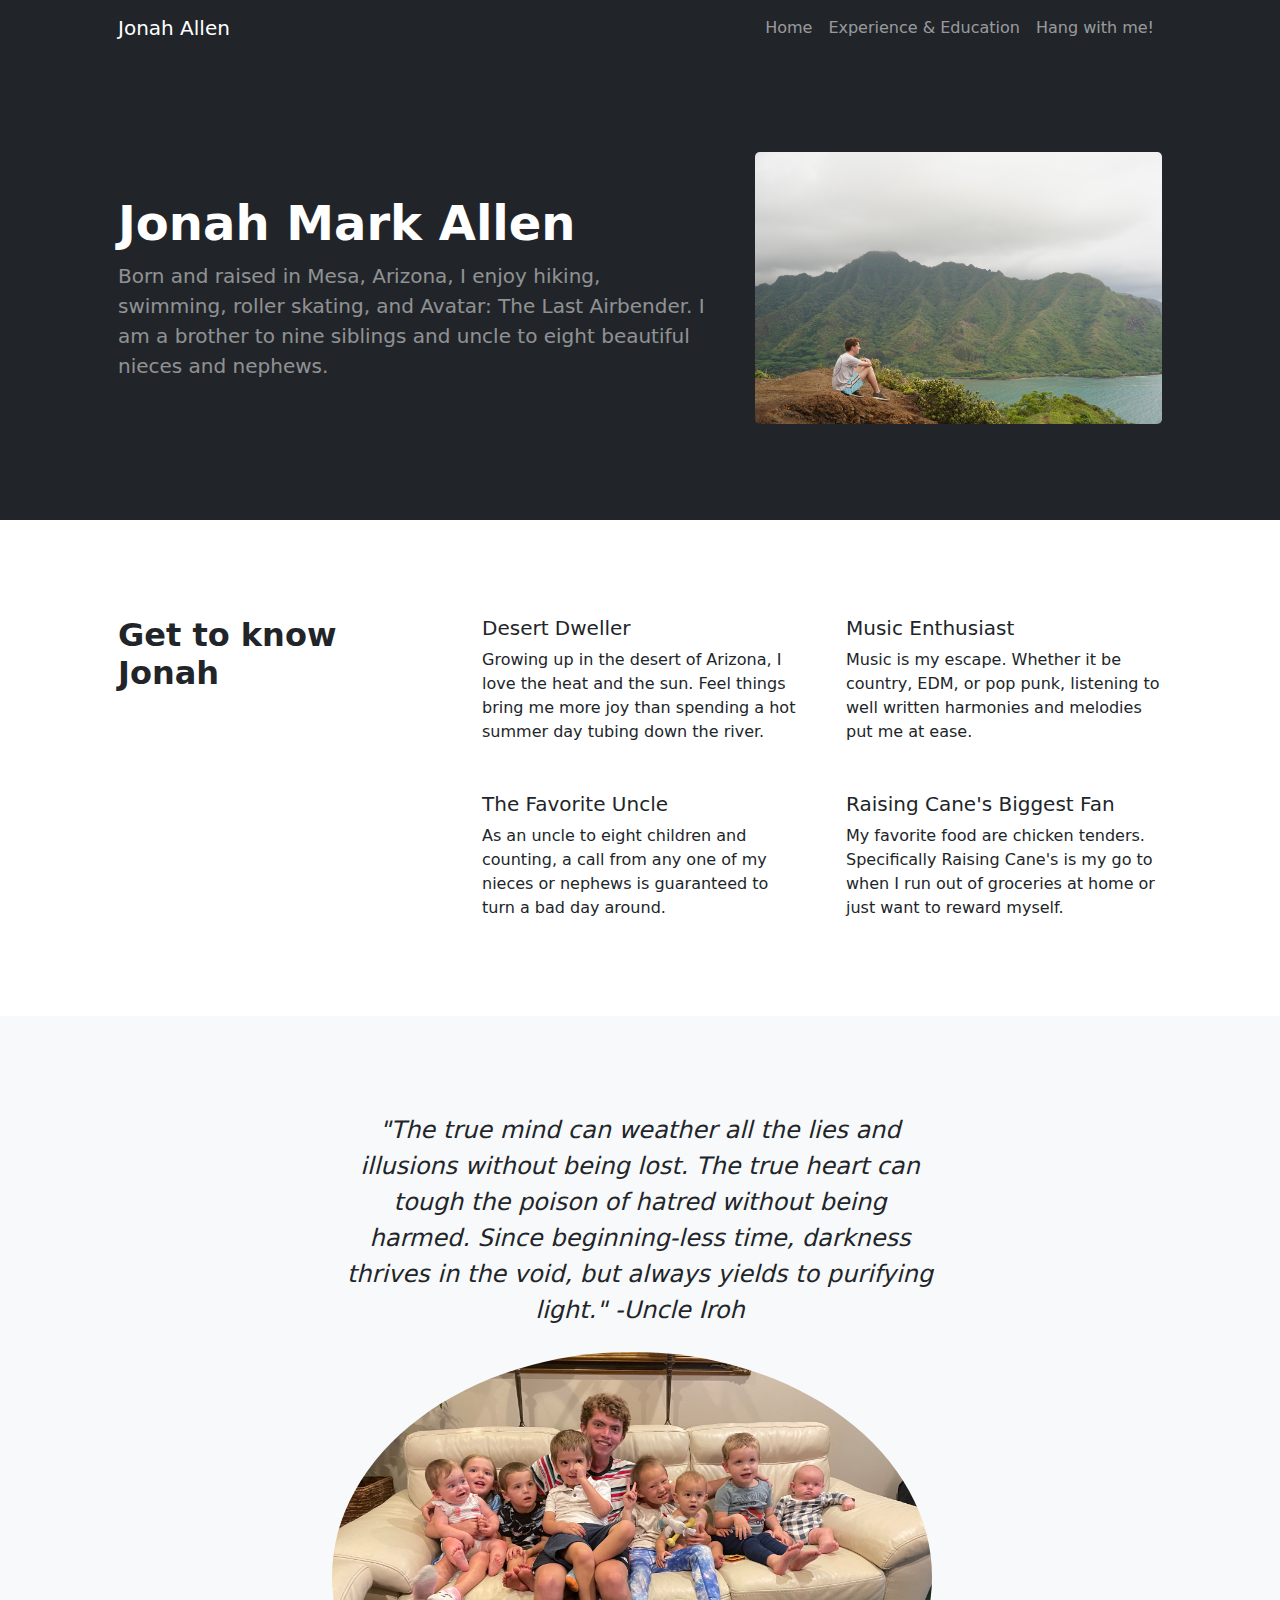
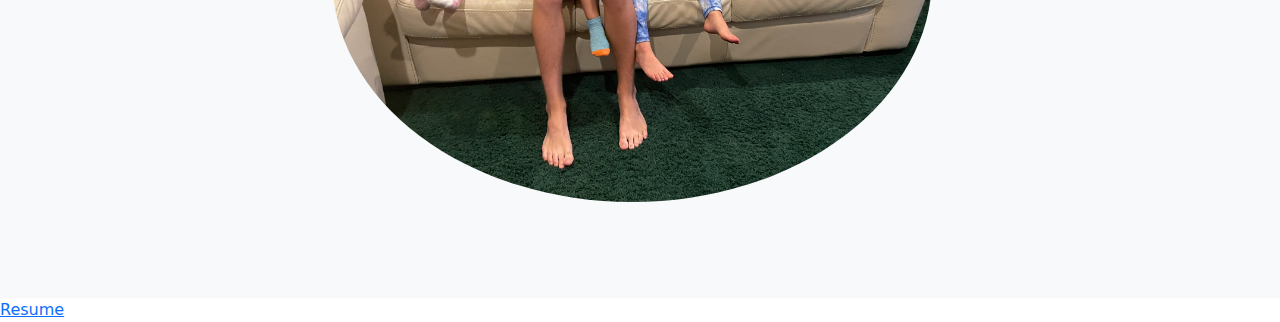
<file: index.html>
<!DOCTYPE html>
<html lang="en">
    <head>
        <meta charset="utf-8" />
        <meta name="viewport" content="width=device-width, initial-scale=1, shrink-to-fit=no" />
        <meta name="description" content="" />
        <meta name="author" content="" />
        <title>Modern Business - Start Bootstrap Template</title>
        <!-- Favicon-->
        <link rel="icon" type="image/x-icon" href="assets/favicon.ico" />
        <!-- Bootstrap icons-->
        <link href="https://cdn.jsdelivr.net/npm/bootstrap-icons@1.5.0/font/bootstrap-icons.css" rel="stylesheet" />
        <!-- Core theme CSS (includes Bootstrap)-->
        <link href="css/styles.css" rel="stylesheet" type="text/css"/>
    </head>
    <body class="d-flex flex-column h-100">
        <main class="flex-shrink-0">
            <!-- Navigation-->
            <nav class="navbar navbar-expand-lg navbar-dark bg-dark">
                <div class="container px-5">
                    <a class="navbar-brand" href="index.html">Jonah Allen</a>
                    <button class="navbar-toggler" type="button" data-bs-toggle="collapse" data-bs-target="#navbarSupportedContent" aria-controls="navbarSupportedContent" aria-expanded="false" aria-label="Toggle navigation"><span class="navbar-toggler-icon"></span></button>
                    <div class="collapse navbar-collapse" id="navbarSupportedContent">
                        <ul class="navbar-nav ms-auto mb-2 mb-lg-0">
                            <li class="nav-item"><a class="nav-link" href="index.html">Home</a></li>
                            <li class="nav-item"><a class="nav-link" href="about.html">Experience & Education</a></li>
                            <!-- <li class="nav-item"><a class="nav-link" href="contact.html">Education</a></li> -->
                            <li class="nav-item"><a class="nav-link" href="pricing.html">Hang with me!</a></li>
                            <!-- <li class="nav-item"><a class="nav-link" href="faq.html">FAQ</a></li>
                            <li class="nav-item dropdown">
                                <a class="nav-link dropdown-toggle" id="navbarDropdownBlog" href="#" role="button" data-bs-toggle="dropdown" aria-expanded="false">Blog</a>
                                <ul class="dropdown-menu dropdown-menu-end" aria-labelledby="navbarDropdownBlog">
                                    <li><a class="dropdown-item" href="blog-home.html">Blog Home</a></li>
                                    <li><a class="dropdown-item" href="blog-post.html">Blog Post</a></li>
                                </ul>
                            </li>
                            <li class="nav-item dropdown">
                                <a class="nav-link dropdown-toggle" id="navbarDropdownPortfolio" href="#" role="button" data-bs-toggle="dropdown" aria-expanded="false">Portfolio</a>
                                <ul class="dropdown-menu dropdown-menu-end" aria-labelledby="navbarDropdownPortfolio">
                                    <li><a class="dropdown-item" href="portfolio-overview.html">Portfolio Overview</a></li>
                                    <li><a class="dropdown-item" href="portfolio-item.html">Portfolio Item</a></li>
                                </ul>
                            </li> -->
                        </ul>
                    </div>
                </div>
            </nav>
            <!-- Header-->
            <header class="bg-dark py-5">
                <div class="container px-5">
                    <div class="row gx-5 align-items-center justify-content-center">
                        <div class="col-lg-8 col-xl-7 col-xxl-6">
                            <div class="my-5 text-center text-xl-start">
                                <h1 class="display-5 fw-bolder text-white mb-2">Jonah Mark Allen</h1>
                                <p class="lead fw-normal text-white-50 mb-4">Born and raised in Mesa, Arizona, I enjoy hiking, swimming, roller skating, and Avatar: The Last Airbender. I am a brother to nine siblings and uncle to eight beautiful nieces and nephews.</p>
                                <!-- <div class="d-grid gap-3 d-sm-flex justify-content-sm-center justify-content-xl-start">
                                    <a class="btn btn-primary btn-lg px-4 me-sm-3" href="#features">Get Started</a>
                                    <a class="btn btn-outline-light btn-lg px-4" href="#!">Learn More</a>
                                </div> -->
                            </div>
                        </div>
                        <div class="col-xl-5 col-xxl-6 d-none d-xl-block text-center"><img class="img-fluid rounded-3 my-5" src="hawaii.JPG" alt="me in Hawaii" /></div>
                    </div>
                </div>
            </header>
            <!-- Features section-->
            <section class="py-5" id="features">
                <div class="container px-5 my-5">
                    <div class="row gx-5">
                        <div class="col-lg-4 mb-5 mb-lg-0"><h2 class="fw-bolder mb-0">Get to know Jonah</h2></div>
                        <div class="col-lg-8">
                            <div class="row gx-5 row-cols-1 row-cols-md-2">
                                <div class="col mb-5 h-100">
                                    <!-- <div class="feature bg-primary bg-gradient text-white rounded-3 mb-3"><i class="bi bi-collection"></i></div> -->
                                    <h2 class="h5">Desert Dweller</h2>
                                    <p class="mb-0">Growing up in the desert of Arizona, I love the heat and the sun. Feel things bring me more joy than spending a hot summer day tubing down the river.</p>
                                </div>
                                <div class="col mb-5 h-100">
                                    <!-- <div class="feature bg-primary bg-gradient text-white rounded-3 mb-3"><i class="bi bi-building"></i></div> -->
                                    <h2 class="h5">Music Enthusiast</h2>
                                    <p class="mb-0">Music is my escape. Whether it be country, EDM, or pop punk, listening to well written harmonies and melodies put me at ease.</p>
                                </div>
                                <div class="col mb-5 mb-md-0 h-100">
                                    <!-- <div class="feature bg-primary bg-gradient text-white rounded-3 mb-3"><i class="bi bi-toggles2"></i></div> -->
                                    <h2 class="h5">The Favorite Uncle</h2>
                                    <p class="mb-0">As an uncle to eight children and counting, a call from any one of my nieces or nephews is guaranteed to turn a bad day around.</p>
                                </div>
                                <div class="col h-100">
                                    <!-- <div class="feature bg-primary bg-gradient text-white rounded-3 mb-3"><i class="bi bi-toggles2"></i></div> -->
                                    <h2 class="h5">Raising Cane's Biggest Fan</h2>
                                    <p class="mb-0">My favorite food are chicken tenders. Specifically Raising Cane's is my go to when I run out of groceries at home or just want to reward myself.</p>
                                </div>
                            </div>
                        </div>
                    </div>
                </div>
            </section>
            <!-- Testimonial section-->
            <div class="py-5 bg-light">
                <div class="container px-5 my-5">
                    <div class="row gx-5 justify-content-center">
                        <div class="col-lg-10 col-xl-7">
                            <div class="text-center">
                                <div class="fs-4 mb-4 fst-italic">"The true mind can weather all the lies and illusions without being lost. The true heart can tough the poison of hatred without being harmed. Since beginning-less time, darkness thrives in the void, but always yields to purifying light." -Uncle Iroh</div>
                                <div class="d-flex align-items-center justify-content-center">
                                    <img class="rounded-circle me-3" height="450" src="family.jpg" alt="me with my nieces and nephews"/>
                                    <!-- <div class="fw-bold">
                                        Tom Ato
                                        <span class="fw-bold text-primary mx-1">/</span>
                                        CEO, Pomodoro
                                    </div> -->
                                </div>
                            </div>
                        </div>
                    </div>
                </div>
            </div>
            <a href="fromscratchresume.html">Resume</a>
            <!-- Blog preview section-->
            <!-- <section class="py-5">
                <div class="container px-5 my-5">
                    <div class="row gx-5 justify-content-center">
                        <div class="col-lg-8 col-xl-6">
                            <div class="text-center">
                                <h2 class="fw-bolder">From our blog</h2>
                                <p class="lead fw-normal text-muted mb-5">Lorem ipsum, dolor sit amet consectetur adipisicing elit. Eaque fugit ratione dicta mollitia. Officiis ad.</p>
                            </div>
                        </div>
                    </div>
                    <div class="row gx-5">
                        <div class="col-lg-4 mb-5">
                            <div class="card h-100 shadow border-0">
                                <img class="card-img-top" src="https://dummyimage.com/600x350/ced4da/6c757d" alt="..." />
                                <div class="card-body p-4">
                                    <div class="badge bg-primary bg-gradient rounded-pill mb-2">News</div>
                                    <a class="text-decoration-none link-dark stretched-link" href="#!"><h5 class="card-title mb-3">Blog post title</h5></a>
                                    <p class="card-text mb-0">Some quick example text to build on the card title and make up the bulk of the card's content.</p>
                                </div>
                                <div class="card-footer p-4 pt-0 bg-transparent border-top-0">
                                    <div class="d-flex align-items-end justify-content-between">
                                        <div class="d-flex align-items-center">
                                            <img class="rounded-circle me-3" src="https://dummyimage.com/40x40/ced4da/6c757d" alt="..." />
                                            <div class="small">
                                                <div class="fw-bold">Kelly Rowan</div>
                                                <div class="text-muted">March 12, 2022 &middot; 6 min read</div>
                                            </div>
                                        </div>
                                    </div>
                                </div>
                            </div>
                        </div>
                        <div class="col-lg-4 mb-5">
                            <div class="card h-100 shadow border-0">
                                <img class="card-img-top" src="https://dummyimage.com/600x350/adb5bd/495057" alt="..." />
                                <div class="card-body p-4">
                                    <div class="badge bg-primary bg-gradient rounded-pill mb-2">Media</div>
                                    <a class="text-decoration-none link-dark stretched-link" href="#!"><h5 class="card-title mb-3">Another blog post title</h5></a>
                                    <p class="card-text mb-0">This text is a bit longer to illustrate the adaptive height of each card. Some quick example text to build on the card title and make up the bulk of the card's content.</p>
                                </div>
                                <div class="card-footer p-4 pt-0 bg-transparent border-top-0">
                                    <div class="d-flex align-items-end justify-content-between">
                                        <div class="d-flex align-items-center">
                                            <img class="rounded-circle me-3" src="https://dummyimage.com/40x40/ced4da/6c757d" alt="..." />
                                            <div class="small">
                                                <div class="fw-bold">Josiah Barclay</div>
                                                <div class="text-muted">March 23, 2022 &middot; 4 min read</div>
                                            </div>
                                        </div>
                                    </div>
                                </div>
                            </div>
                        </div>
                        <div class="col-lg-4 mb-5">
                            <div class="card h-100 shadow border-0">
                                <img class="card-img-top" src="https://dummyimage.com/600x350/6c757d/343a40" alt="..." />
                                <div class="card-body p-4">
                                    <div class="badge bg-primary bg-gradient rounded-pill mb-2">News</div>
                                    <a class="text-decoration-none link-dark stretched-link" href="#!"><h5 class="card-title mb-3">The last blog post title is a little bit longer than the others</h5></a>
                                    <p class="card-text mb-0">Some more quick example text to build on the card title and make up the bulk of the card's content.</p>
                                </div>
                                <div class="card-footer p-4 pt-0 bg-transparent border-top-0">
                                    <div class="d-flex align-items-end justify-content-between">
                                        <div class="d-flex align-items-center">
                                            <img class="rounded-circle me-3" src="https://dummyimage.com/40x40/ced4da/6c757d" alt="..." />
                                            <div class="small">
                                                <div class="fw-bold">Evelyn Martinez</div>
                                                <div class="text-muted">April 2, 2022 &middot; 10 min read</div>
                                            </div>
                                        </div>
                                    </div>
                                </div>
                            </div>
                        </div>
                    </div> -->
                    <!-- Call to action-->
                    <!-- <aside class="bg-primary bg-gradient rounded-3 p-4 p-sm-5 mt-5">
                        <div class="d-flex align-items-center justify-content-between flex-column flex-xl-row text-center text-xl-start">
                            <div class="mb-4 mb-xl-0">
                                <div class="fs-3 fw-bold text-white">New products, delivered to you.</div>
                                <div class="text-white-50">Sign up for our newsletter for the latest updates.</div>
                            </div>
                            <div class="ms-xl-4">
                                <div class="input-group mb-2">
                                    <input class="form-control" type="text" placeholder="Email address..." aria-label="Email address..." aria-describedby="button-newsletter" />
                                    <button class="btn btn-outline-light" id="button-newsletter" type="button">Sign up</button>
                                </div>
                                <div class="small text-white-50">We care about privacy, and will never share your data.</div>
                            </div>
                        </div>
                    </aside>
                </div>
            </section>
        </main> -->
        <!-- Footer-->
        <!-- <footer class="bg-dark py-4 mt-auto">
            <div class="container px-5">
                <div class="row align-items-center justify-content-between flex-column flex-sm-row">
                    <div class="col-auto"><div class="small m-0 text-white">Copyright &copy; Your Website 2022</div></div>
                    <div class="col-auto">
                        <a class="link-light small" href="#!">Privacy</a>
                        <span class="text-white mx-1">&middot;</span>
                        <a class="link-light small" href="#!">Terms</a>
                        <span class="text-white mx-1">&middot;</span>
                        <a class="link-light small" href="#!">Contact</a>
                    </div>
                </div>
            </div>
        </footer> -->
        <!-- Bootstrap core JS-->
        <script src="https://cdn.jsdelivr.net/npm/bootstrap@5.1.3/dist/js/bootstrap.bundle.min.js"></script>
        <!-- Core theme JS-->
        <script src="js/scripts.js"></script>
    </body>
</html>
</file>
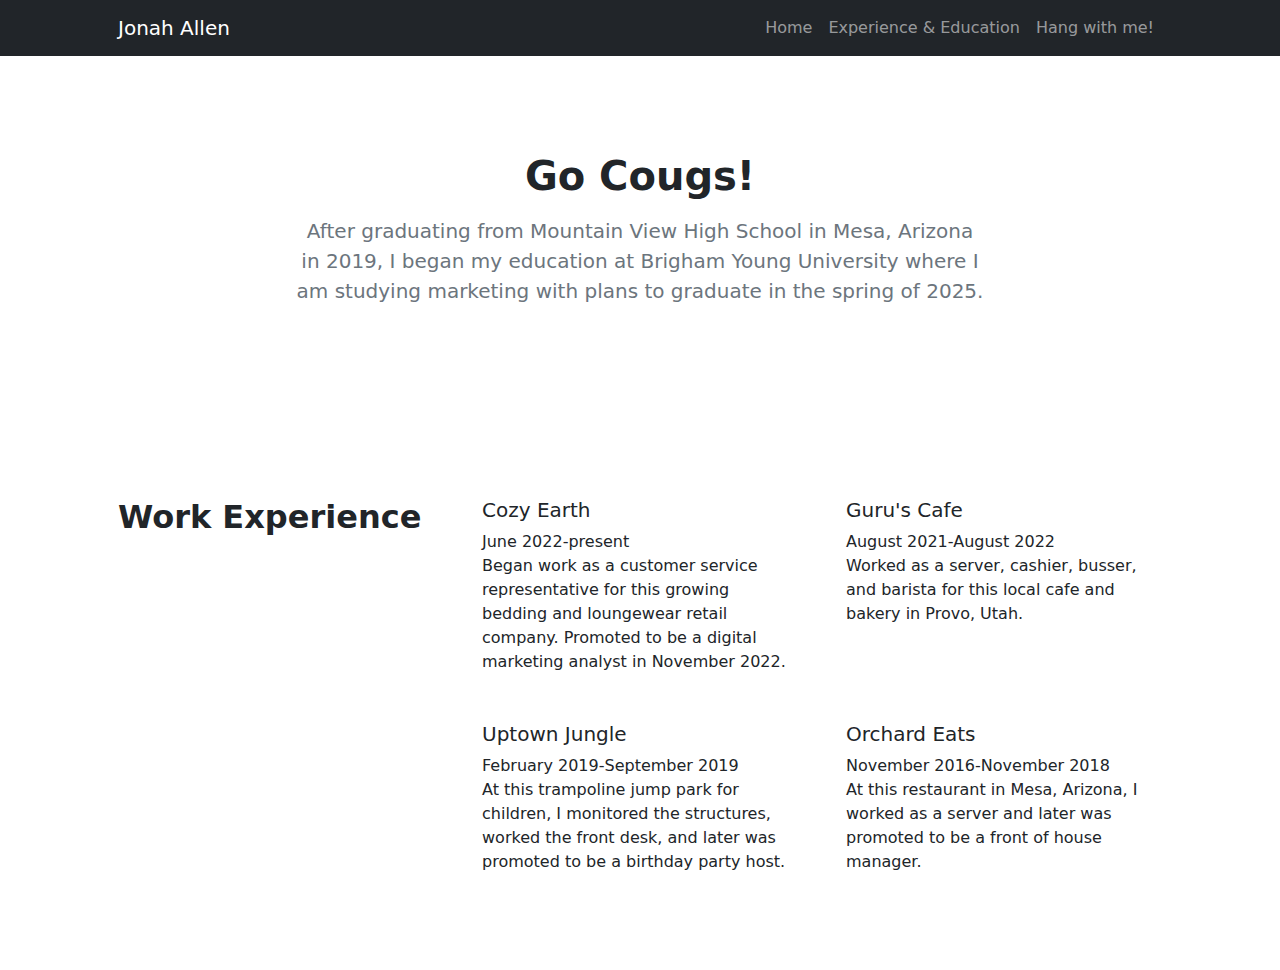
<file: about.html>
<!DOCTYPE html>
<html lang="en">
    <head>
        <meta charset="utf-8" />
        <meta name="viewport" content="width=device-width, initial-scale=1, shrink-to-fit=no" />
        <meta name="description" content="" />
        <meta name="author" content="" />
        <title>Modern Business - Start Bootstrap Template</title>
        <!-- Favicon-->
        <link rel="icon" type="image/x-icon" href="assets/favicon.ico" />
        <!-- Bootstrap icons-->
        <link href="https://cdn.jsdelivr.net/npm/bootstrap-icons@1.5.0/font/bootstrap-icons.css" rel="stylesheet" />
        <!-- Core theme CSS (includes Bootstrap)-->
        <link href="css/styles.css" rel="stylesheet" type="text/css"/>
    </head>
    <body class="d-flex flex-column">
        <main class="flex-shrink-0">
            <!-- Navigation-->
            <nav class="navbar navbar-expand-lg navbar-dark bg-dark">
                <div class="container px-5">
                    <a class="navbar-brand" href="index.html">Jonah Allen</a>
                    <button class="navbar-toggler" type="button" data-bs-toggle="collapse" data-bs-target="#navbarSupportedContent" aria-controls="navbarSupportedContent" aria-expanded="false" aria-label="Toggle navigation"><span class="navbar-toggler-icon"></span></button>
                    <div class="collapse navbar-collapse" id="navbarSupportedContent">
                        <ul class="navbar-nav ms-auto mb-2 mb-lg-0">
                            <li class="nav-item"><a class="nav-link" href="index.html">Home</a></li>
                            <li class="nav-item"><a class="nav-link" href="about.html">Experience & Education</a></li>
                            <!-- <li class="nav-item"><a class="nav-link" href="contact.html">Education</a></li> -->
                            <li class="nav-item"><a class="nav-link" href="pricing.html">Hang with me!</a></li>
                            <!-- <li class="nav-item"><a class="nav-link" href="faq.html">FAQ</a></li>
                            <li class="nav-item dropdown">
                                <a class="nav-link dropdown-toggle" id="navbarDropdownBlog" href="#" role="button" data-bs-toggle="dropdown" aria-expanded="false">Blog</a>
                                <ul class="dropdown-menu dropdown-menu-end" aria-labelledby="navbarDropdownBlog">
                                    <li><a class="dropdown-item" href="blog-home.html">Blog Home</a></li>
                                    <li><a class="dropdown-item" href="blog-post.html">Blog Post</a></li>
                                </ul>
                            </li>
                            <li class="nav-item dropdown">
                                <a class="nav-link dropdown-toggle" id="navbarDropdownPortfolio" href="#" role="button" data-bs-toggle="dropdown" aria-expanded="false">Portfolio</a>
                                <ul class="dropdown-menu dropdown-menu-end" aria-labelledby="navbarDropdownPortfolio">
                                    <li><a class="dropdown-item" href="portfolio-overview.html">Portfolio Overview</a></li>
                                    <li><a class="dropdown-item" href="portfolio-item.html">Portfolio Item</a></li>
                                </ul>
                            </li> -->
                        </ul>
                    </div>
                </div>
            </nav>
            <!-- Header-->
            <header class="py-5">
                <div class="container px-5">
                    <div class="row justify-content-center">
                        <div class="col-lg-8 col-xxl-6">
                            <div class="text-center my-5">
                                <h1 class="fw-bolder mb-3">Go Cougs!</h1>
                                <p class="lead fw-normal text-muted mb-4">After graduating from Mountain View High School in Mesa, Arizona in 2019, I began my education at Brigham Young University where I am studying marketing with plans to graduate in the spring of 2025.</p>
                                <!-- <a class="btn btn-primary btn-lg" href="#scroll-target">Read our story</a> -->
                            </div>
                        </div>
                    </div>
                </div>
            </header>
            <!--Jobs-->
            <section class="py-5" id="features">
                <div class="container px-5 my-5">
                    <div class="row gx-5">
                        <div class="col-lg-4 mb-5 mb-lg-0"><h2 class="fw-bolder mb-0">Work Experience</h2></div>
                        <div class="col-lg-8">
                            <div class="row gx-5 row-cols-1 row-cols-md-2">
                                <div class="col mb-5 h-100">
                                    <!-- <div class="feature bg-primary bg-gradient text-white rounded-3 mb-3"><i class="bi bi-collection"></i></div> -->
                                    <h2 class="h5">Cozy Earth</h2>
                                    <p class="mb-0">June 2022-present<br>Began work as a customer service representative for this growing bedding and loungewear retail company. Promoted to be a digital marketing analyst in November 2022.</p>
                                </div>
                                <div class="col mb-5 h-100">
                                    <!-- <div class="feature bg-primary bg-gradient text-white rounded-3 mb-3"><i class="bi bi-building"></i></div> -->
                                    <h2 class="h5">Guru's Cafe</h2>
                                    <p class="mb-0">August 2021-August 2022<br>Worked as a server, cashier, busser, and barista for this local cafe and bakery in Provo, Utah.</p>
                                </div>
                                <div class="col mb-5 mb-md-0 h-100">
                                    <!-- <div class="feature bg-primary bg-gradient text-white rounded-3 mb-3"><i class="bi bi-toggles2"></i></div> -->
                                    <h2 class="h5">Uptown Jungle</h2>
                                    <p class="mb-0">February 2019-September 2019<br>At this trampoline jump park for children, I monitored the structures, worked the front desk, and later was promoted to be a birthday party host.</p>
                                </div>
                                <div class="col h-100">
                                    <!-- <div class="feature bg-primary bg-gradient text-white rounded-3 mb-3"><i class="bi bi-toggles2"></i></div> -->
                                    <h2 class="h5">Orchard Eats</h2>
                                    <p class="mb-0">November 2016-November 2018<br>At this restaurant in Mesa, Arizona, I worked as a server and later was promoted to be a front of house manager.</p>
                                </div>
                            </div>
                        </div>
                    </div>
                </div>
            </section>
            <!-- About section one-->
            <!-- <section class="py-5 bg-light" id="scroll-target">
                <div class="container px-5 my-5">
                    <div class="row gx-5 align-items-center">
                        <div class="col-lg-6"><img class="img-fluid rounded mb-5 mb-lg-0" src="https://dummyimage.com/600x400/343a40/6c757d" alt="..." /></div>
                        <div class="col-lg-6">
                            <h2 class="fw-bolder">Our founding</h2>
                            <p class="lead fw-normal text-muted mb-0">Lorem ipsum dolor sit amet consectetur adipisicing elit. Iusto est, ut esse a labore aliquam beatae expedita. Blanditiis impedit numquam libero molestiae et fugit cupiditate, quibusdam expedita, maiores eaque quisquam.</p>
                        </div>
                    </div>
                </div>
            </section> -->
            <!-- About section two-->
            <!-- <section class="py-5">
                <div class="container px-5 my-5">
                    <div class="row gx-5 align-items-center">
                        <div class="col-lg-6 order-first order-lg-last"><img class="img-fluid rounded mb-5 mb-lg-0" src="https://dummyimage.com/600x400/343a40/6c757d" alt="..." /></div>
                        <div class="col-lg-6">
                            <h2 class="fw-bolder">Growth &amp; beyond</h2>
                            <p class="lead fw-normal text-muted mb-0">Lorem ipsum dolor sit amet consectetur adipisicing elit. Iusto est, ut esse a labore aliquam beatae expedita. Blanditiis impedit numquam libero molestiae et fugit cupiditate, quibusdam expedita, maiores eaque quisquam.</p>
                        </div>
                    </div>
                </div>
            </section> -->
            <!-- Team members section-->
            <!-- <section class="py-5 bg-light">
                <div class="container px-5 my-5">
                    <div class="text-center">
                        <h2 class="fw-bolder">Our team</h2>
                        <p class="lead fw-normal text-muted mb-5">Dedicated to quality and your success</p>
                    </div>
                    <div class="row gx-5 row-cols-1 row-cols-sm-2 row-cols-xl-4 justify-content-center">
                        <div class="col mb-5 mb-5 mb-xl-0">
                            <div class="text-center">
                                <img class="img-fluid rounded-circle mb-4 px-4" src="https://dummyimage.com/150x150/ced4da/6c757d" alt="..." />
                                <h5 class="fw-bolder">Ibbie Eckart</h5>
                                <div class="fst-italic text-muted">Founder &amp; CEO</div>
                            </div>
                        </div>
                        <div class="col mb-5 mb-5 mb-xl-0">
                            <div class="text-center">
                                <img class="img-fluid rounded-circle mb-4 px-4" src="https://dummyimage.com/150x150/ced4da/6c757d" alt="..." />
                                <h5 class="fw-bolder">Arden Vasek</h5>
                                <div class="fst-italic text-muted">CFO</div>
                            </div>
                        </div>
                        <div class="col mb-5 mb-5 mb-sm-0">
                            <div class="text-center">
                                <img class="img-fluid rounded-circle mb-4 px-4" src="https://dummyimage.com/150x150/ced4da/6c757d" alt="..." />
                                <h5 class="fw-bolder">Toribio Nerthus</h5>
                                <div class="fst-italic text-muted">Operations Manager</div>
                            </div>
                        </div>
                        <div class="col mb-5">
                            <div class="text-center">
                                <img class="img-fluid rounded-circle mb-4 px-4" src="https://dummyimage.com/150x150/ced4da/6c757d" alt="..." />
                                <h5 class="fw-bolder">Malvina Cilla</h5>
                                <div class="fst-italic text-muted">CTO</div>
                            </div>
                        </div>
                    </div>
                </div>
            </section>
        </main> -->
        <!-- Footer-->
        <!-- <footer class="bg-dark py-4 mt-auto">
            <div class="container px-5">
                <div class="row align-items-center justify-content-between flex-column flex-sm-row">
                    <div class="col-auto"><div class="small m-0 text-white">Copyright &copy; Your Website 2022</div></div>
                    <div class="col-auto">
                        <a class="link-light small" href="#!">Privacy</a>
                        <span class="text-white mx-1">&middot;</span>
                        <a class="link-light small" href="#!">Terms</a>
                        <span class="text-white mx-1">&middot;</span>
                        <a class="link-light small" href="#!">Contact</a>
                    </div>
                </div>
            </div>
        </footer> -->
        <!-- Bootstrap core JS-->
        <script src="https://cdn.jsdelivr.net/npm/bootstrap@5.1.3/dist/js/bootstrap.bundle.min.js"></script>
        <!-- Core theme JS-->
        <script src="js/scripts.js"></script>
    </body>
</html>
</file>
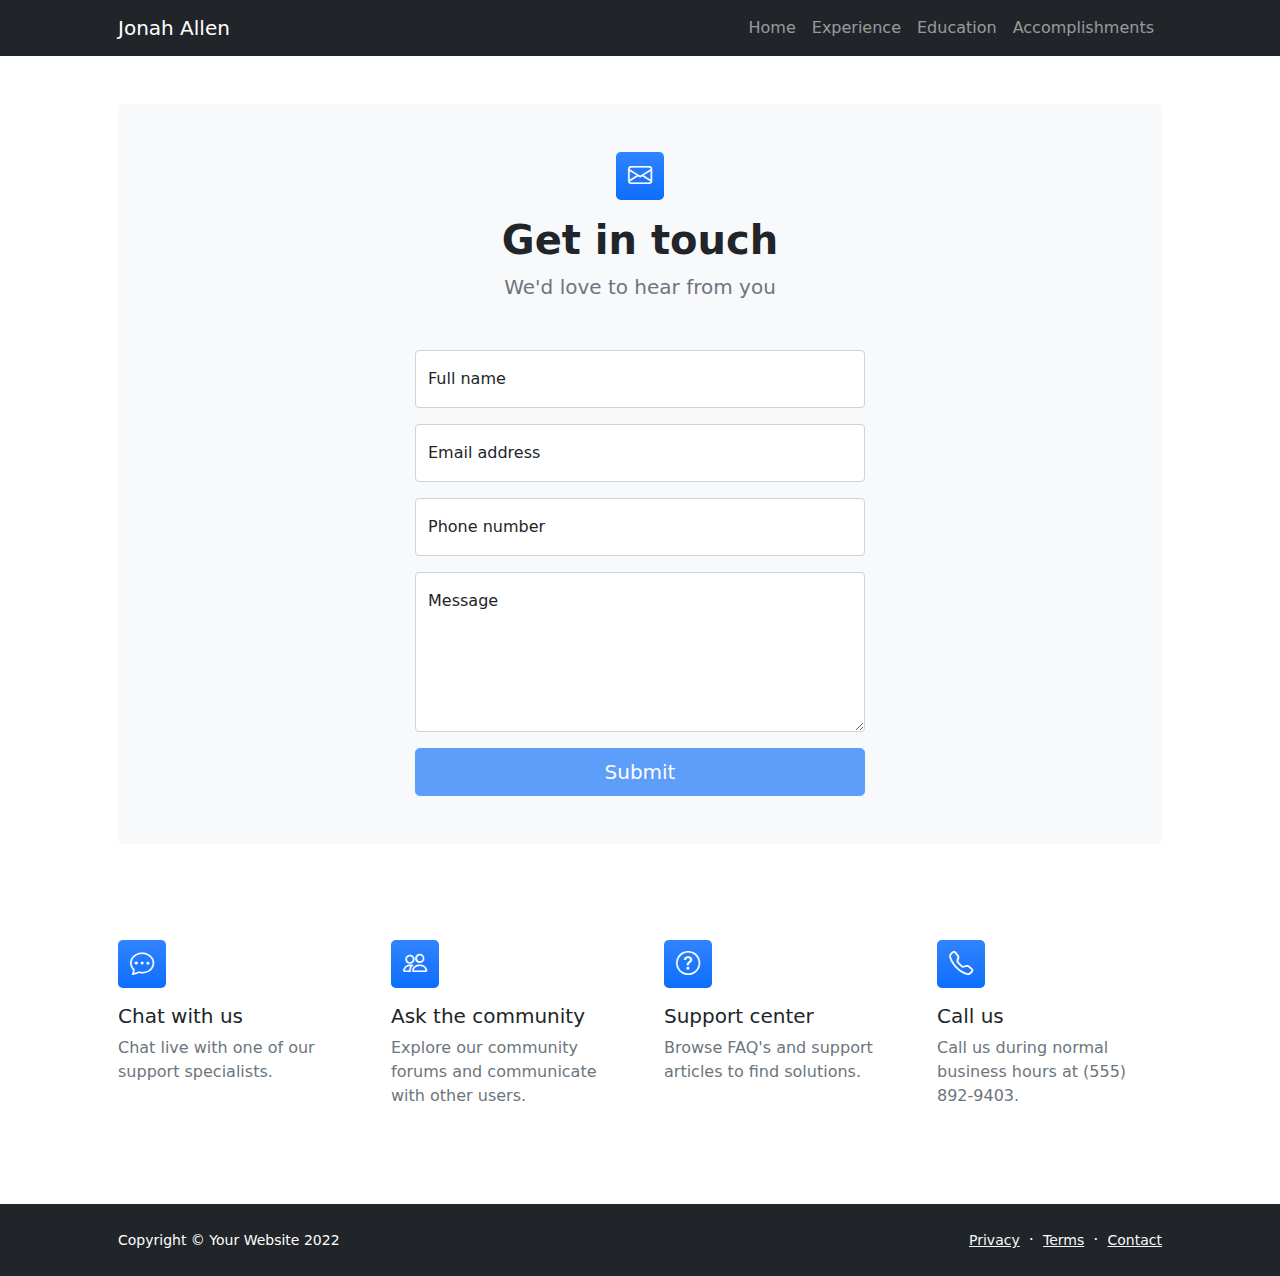
<file: contact.html>
<!DOCTYPE html>
<html lang="en">
    <head>
        <meta charset="utf-8" />
        <meta name="viewport" content="width=device-width, initial-scale=1, shrink-to-fit=no" />
        <meta name="description" content />
        <meta name="author" content />
        <title>Modern Business - Start Bootstrap Template</title>
        <!-- Favicon-->
        <link rel="icon" type="image/x-icon" href="assets/favicon.ico" />
        <!-- Bootstrap icons-->
        <link href="https://cdn.jsdelivr.net/npm/bootstrap-icons@1.5.0/font/bootstrap-icons.css" rel="stylesheet" />
        <!-- Core theme CSS (includes Bootstrap)-->
        <link href="css/styles.css" rel="stylesheet" />
    </head>
    <body class="d-flex flex-column">
        <main class="flex-shrink-0">
            <!-- Navigation-->
            <nav class="navbar navbar-expand-lg navbar-dark bg-dark">
                <div class="container px-5">
                    <a class="navbar-brand" href="index.html">Jonah Allen</a>
                    <button class="navbar-toggler" type="button" data-bs-toggle="collapse" data-bs-target="#navbarSupportedContent" aria-controls="navbarSupportedContent" aria-expanded="false" aria-label="Toggle navigation"><span class="navbar-toggler-icon"></span></button>
                    <div class="collapse navbar-collapse" id="navbarSupportedContent">
                        <ul class="navbar-nav ms-auto mb-2 mb-lg-0">
                            <li class="nav-item"><a class="nav-link" href="index.html">Home</a></li>
                            <li class="nav-item"><a class="nav-link" href="about.html">Experience</a></li>
                            <li class="nav-item"><a class="nav-link" href="contact.html">Education</a></li>
                            <li class="nav-item"><a class="nav-link" href="pricing.html">Accomplishments</a></li>
                            <!-- <li class="nav-item"><a class="nav-link" href="faq.html">FAQ</a></li>
                            <li class="nav-item dropdown">
                                <a class="nav-link dropdown-toggle" id="navbarDropdownBlog" href="#" role="button" data-bs-toggle="dropdown" aria-expanded="false">Blog</a>
                                <ul class="dropdown-menu dropdown-menu-end" aria-labelledby="navbarDropdownBlog">
                                    <li><a class="dropdown-item" href="blog-home.html">Blog Home</a></li>
                                    <li><a class="dropdown-item" href="blog-post.html">Blog Post</a></li>
                                </ul>
                            </li>
                            <li class="nav-item dropdown">
                                <a class="nav-link dropdown-toggle" id="navbarDropdownPortfolio" href="#" role="button" data-bs-toggle="dropdown" aria-expanded="false">Portfolio</a>
                                <ul class="dropdown-menu dropdown-menu-end" aria-labelledby="navbarDropdownPortfolio">
                                    <li><a class="dropdown-item" href="portfolio-overview.html">Portfolio Overview</a></li>
                                    <li><a class="dropdown-item" href="portfolio-item.html">Portfolio Item</a></li>
                                </ul>
                            </li> -->
                        </ul>
                    </div>
                </div>
            </nav>
            <!-- Page content-->
            <section class="py-5">
                <div class="container px-5">
                    <!-- Contact form-->
                    <div class="bg-light rounded-3 py-5 px-4 px-md-5 mb-5">
                        <div class="text-center mb-5">
                            <div class="feature bg-primary bg-gradient text-white rounded-3 mb-3"><i class="bi bi-envelope"></i></div>
                            <h1 class="fw-bolder">Get in touch</h1>
                            <p class="lead fw-normal text-muted mb-0">We'd love to hear from you</p>
                        </div>
                        <div class="row gx-5 justify-content-center">
                            <div class="col-lg-8 col-xl-6">
                                <!-- * * * * * * * * * * * * * * *-->
                                <!-- * * SB Forms Contact Form * *-->
                                <!-- * * * * * * * * * * * * * * *-->
                                <!-- This form is pre-integrated with SB Forms.-->
                                <!-- To make this form functional, sign up at-->
                                <!-- https://startbootstrap.com/solution/contact-forms-->
                                <!-- to get an API token!-->
                                <form id="contactForm" data-sb-form-api-token="API_TOKEN">
                                    <!-- Name input-->
                                    <div class="form-floating mb-3">
                                        <input class="form-control" id="name" type="text" placeholder="Enter your name..." data-sb-validations="required" />
                                        <label for="name">Full name</label>
                                        <div class="invalid-feedback" data-sb-feedback="name:required">A name is required.</div>
                                    </div>
                                    <!-- Email address input-->
                                    <div class="form-floating mb-3">
                                        <input class="form-control" id="email" type="email" placeholder="name@example.com" data-sb-validations="required,email" />
                                        <label for="email">Email address</label>
                                        <div class="invalid-feedback" data-sb-feedback="email:required">An email is required.</div>
                                        <div class="invalid-feedback" data-sb-feedback="email:email">Email is not valid.</div>
                                    </div>
                                    <!-- Phone number input-->
                                    <div class="form-floating mb-3">
                                        <input class="form-control" id="phone" type="tel" placeholder="(123) 456-7890" data-sb-validations="required" />
                                        <label for="phone">Phone number</label>
                                        <div class="invalid-feedback" data-sb-feedback="phone:required">A phone number is required.</div>
                                    </div>
                                    <!-- Message input-->
                                    <div class="form-floating mb-3">
                                        <textarea class="form-control" id="message" type="text" placeholder="Enter your message here..." style="height: 10rem" data-sb-validations="required"></textarea>
                                        <label for="message">Message</label>
                                        <div class="invalid-feedback" data-sb-feedback="message:required">A message is required.</div>
                                    </div>
                                    <!-- Submit success message-->
                                    <!---->
                                    <!-- This is what your users will see when the form-->
                                    <!-- has successfully submitted-->
                                    <div class="d-none" id="submitSuccessMessage">
                                        <div class="text-center mb-3">
                                            <div class="fw-bolder">Form submission successful!</div>
                                            To activate this form, sign up at
                                            <br />
                                            <a href="https://startbootstrap.com/solution/contact-forms">https://startbootstrap.com/solution/contact-forms</a>
                                        </div>
                                    </div>
                                    <!-- Submit error message-->
                                    <!---->
                                    <!-- This is what your users will see when there is-->
                                    <!-- an error submitting the form-->
                                    <div class="d-none" id="submitErrorMessage"><div class="text-center text-danger mb-3">Error sending message!</div></div>
                                    <!-- Submit Button-->
                                    <div class="d-grid"><button class="btn btn-primary btn-lg disabled" id="submitButton" type="submit">Submit</button></div>
                                </form>
                            </div>
                        </div>
                    </div>
                    <!-- Contact cards-->
                    <div class="row gx-5 row-cols-2 row-cols-lg-4 py-5">
                        <div class="col">
                            <div class="feature bg-primary bg-gradient text-white rounded-3 mb-3"><i class="bi bi-chat-dots"></i></div>
                            <div class="h5 mb-2">Chat with us</div>
                            <p class="text-muted mb-0">Chat live with one of our support specialists.</p>
                        </div>
                        <div class="col">
                            <div class="feature bg-primary bg-gradient text-white rounded-3 mb-3"><i class="bi bi-people"></i></div>
                            <div class="h5">Ask the community</div>
                            <p class="text-muted mb-0">Explore our community forums and communicate with other users.</p>
                        </div>
                        <div class="col">
                            <div class="feature bg-primary bg-gradient text-white rounded-3 mb-3"><i class="bi bi-question-circle"></i></div>
                            <div class="h5">Support center</div>
                            <p class="text-muted mb-0">Browse FAQ's and support articles to find solutions.</p>
                        </div>
                        <div class="col">
                            <div class="feature bg-primary bg-gradient text-white rounded-3 mb-3"><i class="bi bi-telephone"></i></div>
                            <div class="h5">Call us</div>
                            <p class="text-muted mb-0">Call us during normal business hours at (555) 892-9403.</p>
                        </div>
                    </div>
                </div>
            </section>
        </main>
        <!-- Footer-->
        <footer class="bg-dark py-4 mt-auto">
            <div class="container px-5">
                <div class="row align-items-center justify-content-between flex-column flex-sm-row">
                    <div class="col-auto"><div class="small m-0 text-white">Copyright &copy; Your Website 2022</div></div>
                    <div class="col-auto">
                        <a class="link-light small" href="#!">Privacy</a>
                        <span class="text-white mx-1">&middot;</span>
                        <a class="link-light small" href="#!">Terms</a>
                        <span class="text-white mx-1">&middot;</span>
                        <a class="link-light small" href="#!">Contact</a>
                    </div>
                </div>
            </div>
        </footer>
        <!-- Bootstrap core JS-->
        <script src="https://cdn.jsdelivr.net/npm/bootstrap@5.1.3/dist/js/bootstrap.bundle.min.js"></script>
        <!-- Core theme JS-->
        <script src="js/scripts.js"></script>
        <!-- * * * * * * * * * * * * * * * * * * * * * * * * * * * * * * * * * * * * * * * *-->
        <!-- * *                               SB Forms JS                               * *-->
        <!-- * * Activate your form at https://startbootstrap.com/solution/contact-forms * *-->
        <!-- * * * * * * * * * * * * * * * * * * * * * * * * * * * * * * * * * * * * * * * *-->
        <script src="https://cdn.startbootstrap.com/sb-forms-latest.js"></script>
    </body>
</html>
</file>
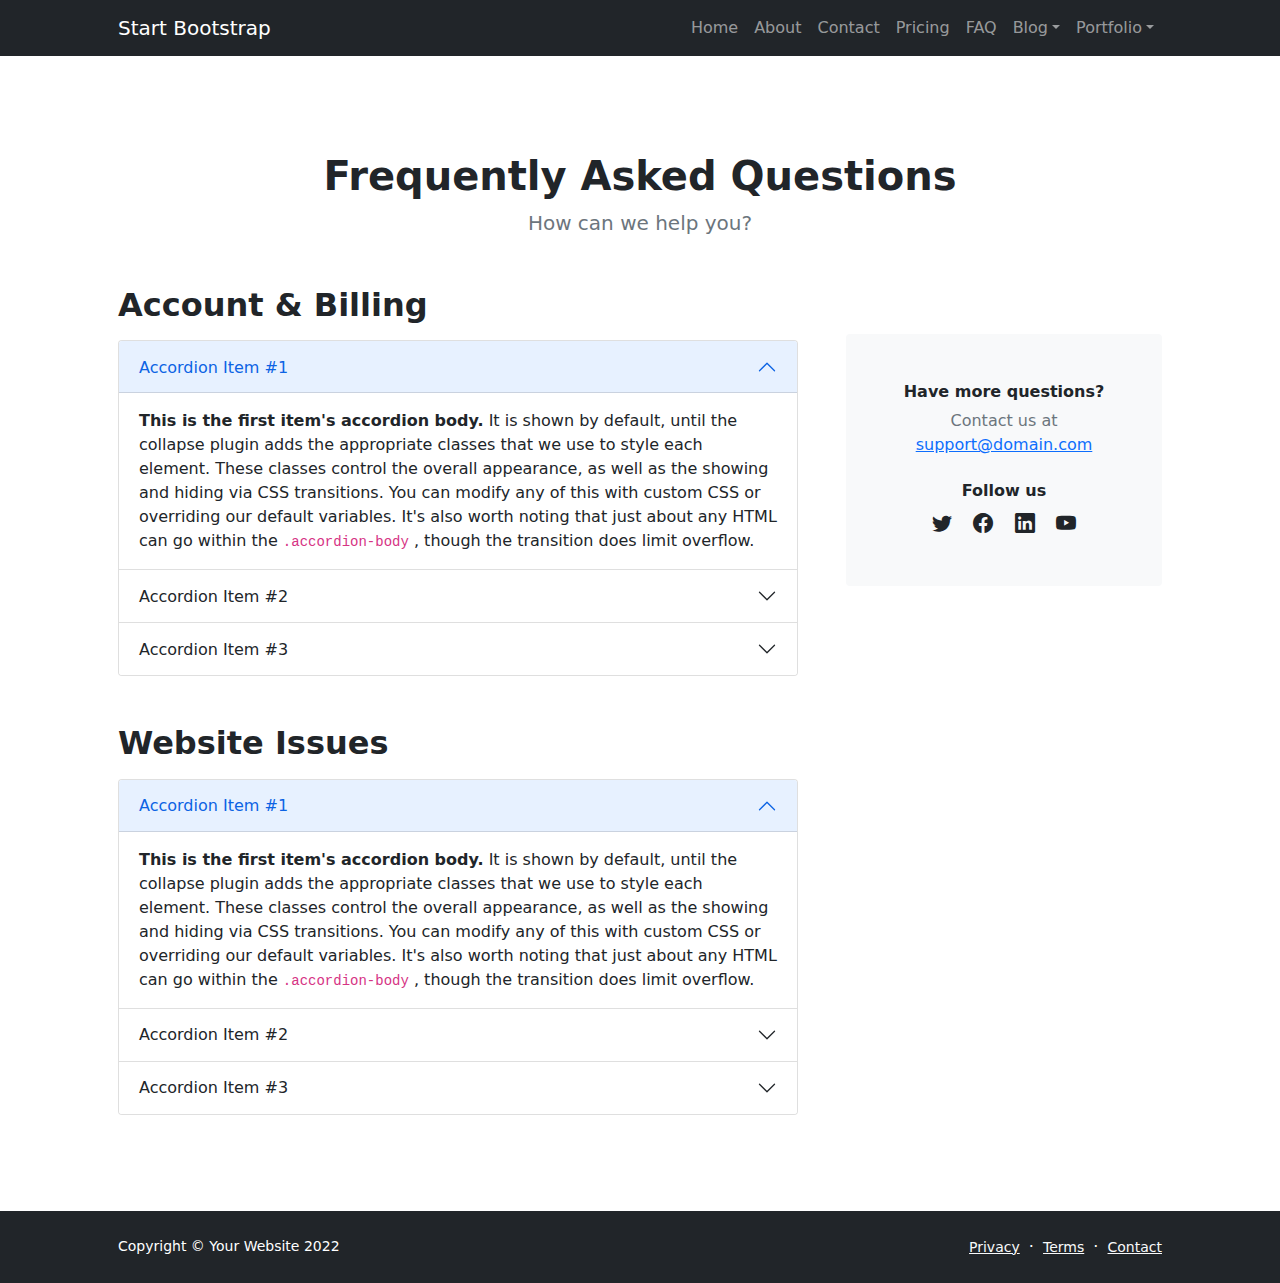
<file: faq.html>
<!DOCTYPE html>
<html lang="en">
    <head>
        <meta charset="utf-8" />
        <meta name="viewport" content="width=device-width, initial-scale=1, shrink-to-fit=no" />
        <meta name="description" content="" />
        <meta name="author" content="" />
        <title>Modern Business - Start Bootstrap Template</title>
        <!-- Favicon-->
        <link rel="icon" type="image/x-icon" href="assets/favicon.ico" />
        <!-- Bootstrap icons-->
        <link href="https://cdn.jsdelivr.net/npm/bootstrap-icons@1.5.0/font/bootstrap-icons.css" rel="stylesheet" />
        <!-- Core theme CSS (includes Bootstrap)-->
        <link href="css/styles.css" rel="stylesheet" />
    </head>
    <body class="d-flex flex-column h-100">
        <main class="flex-shrink-0">
            <!-- Navigation-->
            <nav class="navbar navbar-expand-lg navbar-dark bg-dark">
                <div class="container px-5">
                    <a class="navbar-brand" href="index.html">Start Bootstrap</a>
                    <button class="navbar-toggler" type="button" data-bs-toggle="collapse" data-bs-target="#navbarSupportedContent" aria-controls="navbarSupportedContent" aria-expanded="false" aria-label="Toggle navigation"><span class="navbar-toggler-icon"></span></button>
                    <div class="collapse navbar-collapse" id="navbarSupportedContent">
                        <ul class="navbar-nav ms-auto mb-2 mb-lg-0">
                            <li class="nav-item"><a class="nav-link" href="index.html">Home</a></li>
                            <li class="nav-item"><a class="nav-link" href="about.html">About</a></li>
                            <li class="nav-item"><a class="nav-link" href="contact.html">Contact</a></li>
                            <li class="nav-item"><a class="nav-link" href="pricing.html">Pricing</a></li>
                            <li class="nav-item"><a class="nav-link" href="faq.html">FAQ</a></li>
                            <li class="nav-item dropdown">
                                <a class="nav-link dropdown-toggle" id="navbarDropdownBlog" href="#" role="button" data-bs-toggle="dropdown" aria-expanded="false">Blog</a>
                                <ul class="dropdown-menu dropdown-menu-end" aria-labelledby="navbarDropdownBlog">
                                    <li><a class="dropdown-item" href="blog-home.html">Blog Home</a></li>
                                    <li><a class="dropdown-item" href="blog-post.html">Blog Post</a></li>
                                </ul>
                            </li>
                            <li class="nav-item dropdown">
                                <a class="nav-link dropdown-toggle" id="navbarDropdownPortfolio" href="#" role="button" data-bs-toggle="dropdown" aria-expanded="false">Portfolio</a>
                                <ul class="dropdown-menu dropdown-menu-end" aria-labelledby="navbarDropdownPortfolio">
                                    <li><a class="dropdown-item" href="portfolio-overview.html">Portfolio Overview</a></li>
                                    <li><a class="dropdown-item" href="portfolio-item.html">Portfolio Item</a></li>
                                </ul>
                            </li>
                        </ul>
                    </div>
                </div>
            </nav>
            <!-- Page Content-->
            <section class="py-5">
                <div class="container px-5 my-5">
                    <div class="text-center mb-5">
                        <h1 class="fw-bolder">Frequently Asked Questions</h1>
                        <p class="lead fw-normal text-muted mb-0">How can we help you?</p>
                    </div>
                    <div class="row gx-5">
                        <div class="col-xl-8">
                            <!-- FAQ Accordion 1-->
                            <h2 class="fw-bolder mb-3">Account &amp; Billing</h2>
                            <div class="accordion mb-5" id="accordionExample">
                                <div class="accordion-item">
                                    <h3 class="accordion-header" id="headingOne"><button class="accordion-button" type="button" data-bs-toggle="collapse" data-bs-target="#collapseOne" aria-expanded="true" aria-controls="collapseOne">Accordion Item #1</button></h3>
                                    <div class="accordion-collapse collapse show" id="collapseOne" aria-labelledby="headingOne" data-bs-parent="#accordionExample">
                                        <div class="accordion-body">
                                            <strong>This is the first item's accordion body.</strong>
                                            It is shown by default, until the collapse plugin adds the appropriate classes that we use to style each element. These classes control the overall appearance, as well as the showing and hiding via CSS transitions. You can modify any of this with custom CSS or overriding our default variables. It's also worth noting that just about any HTML can go within the
                                            <code>.accordion-body</code>
                                            , though the transition does limit overflow.
                                        </div>
                                    </div>
                                </div>
                                <div class="accordion-item">
                                    <h3 class="accordion-header" id="headingTwo"><button class="accordion-button collapsed" type="button" data-bs-toggle="collapse" data-bs-target="#collapseTwo" aria-expanded="false" aria-controls="collapseTwo">Accordion Item #2</button></h3>
                                    <div class="accordion-collapse collapse" id="collapseTwo" aria-labelledby="headingTwo" data-bs-parent="#accordionExample">
                                        <div class="accordion-body">
                                            <strong>This is the second item's accordion body.</strong>
                                            It is hidden by default, until the collapse plugin adds the appropriate classes that we use to style each element. These classes control the overall appearance, as well as the showing and hiding via CSS transitions. You can modify any of this with custom CSS or overriding our default variables. It's also worth noting that just about any HTML can go within the
                                            <code>.accordion-body</code>
                                            , though the transition does limit overflow.
                                        </div>
                                    </div>
                                </div>
                                <div class="accordion-item">
                                    <h3 class="accordion-header" id="headingThree"><button class="accordion-button collapsed" type="button" data-bs-toggle="collapse" data-bs-target="#collapseThree" aria-expanded="false" aria-controls="collapseThree">Accordion Item #3</button></h3>
                                    <div class="accordion-collapse collapse" id="collapseThree" aria-labelledby="headingThree" data-bs-parent="#accordionExample">
                                        <div class="accordion-body">
                                            <strong>This is the third item's accordion body.</strong>
                                            It is hidden by default, until the collapse plugin adds the appropriate classes that we use to style each element. These classes control the overall appearance, as well as the showing and hiding via CSS transitions. You can modify any of this with custom CSS or overriding our default variables. It's also worth noting that just about any HTML can go within the
                                            <code>.accordion-body</code>
                                            , though the transition does limit overflow.
                                        </div>
                                    </div>
                                </div>
                            </div>
                            <!-- FAQ Accordion 2-->
                            <h2 class="fw-bolder mb-3">Website Issues</h2>
                            <div class="accordion mb-5 mb-xl-0" id="accordionExample2">
                                <div class="accordion-item">
                                    <h3 class="accordion-header" id="headingOne"><button class="accordion-button" type="button" data-bs-toggle="collapse" data-bs-target="#collapseOne" aria-expanded="true" aria-controls="collapseOne">Accordion Item #1</button></h3>
                                    <div class="accordion-collapse collapse show" id="collapseOne" aria-labelledby="headingOne" data-bs-parent="#accordionExample2">
                                        <div class="accordion-body">
                                            <strong>This is the first item's accordion body.</strong>
                                            It is shown by default, until the collapse plugin adds the appropriate classes that we use to style each element. These classes control the overall appearance, as well as the showing and hiding via CSS transitions. You can modify any of this with custom CSS or overriding our default variables. It's also worth noting that just about any HTML can go within the
                                            <code>.accordion-body</code>
                                            , though the transition does limit overflow.
                                        </div>
                                    </div>
                                </div>
                                <div class="accordion-item">
                                    <h3 class="accordion-header" id="headingTwo"><button class="accordion-button collapsed" type="button" data-bs-toggle="collapse" data-bs-target="#collapseTwo" aria-expanded="false" aria-controls="collapseTwo">Accordion Item #2</button></h3>
                                    <div class="accordion-collapse collapse" id="collapseTwo" aria-labelledby="headingTwo" data-bs-parent="#accordionExample2">
                                        <div class="accordion-body">
                                            <strong>This is the second item's accordion body.</strong>
                                            It is hidden by default, until the collapse plugin adds the appropriate classes that we use to style each element. These classes control the overall appearance, as well as the showing and hiding via CSS transitions. You can modify any of this with custom CSS or overriding our default variables. It's also worth noting that just about any HTML can go within the
                                            <code>.accordion-body</code>
                                            , though the transition does limit overflow.
                                        </div>
                                    </div>
                                </div>
                                <div class="accordion-item">
                                    <h3 class="accordion-header" id="headingThree"><button class="accordion-button collapsed" type="button" data-bs-toggle="collapse" data-bs-target="#collapseThree" aria-expanded="false" aria-controls="collapseThree">Accordion Item #3</button></h3>
                                    <div class="accordion-collapse collapse" id="collapseThree" aria-labelledby="headingThree" data-bs-parent="#accordionExample2">
                                        <div class="accordion-body">
                                            <strong>This is the third item's accordion body.</strong>
                                            It is hidden by default, until the collapse plugin adds the appropriate classes that we use to style each element. These classes control the overall appearance, as well as the showing and hiding via CSS transitions. You can modify any of this with custom CSS or overriding our default variables. It's also worth noting that just about any HTML can go within the
                                            <code>.accordion-body</code>
                                            , though the transition does limit overflow.
                                        </div>
                                    </div>
                                </div>
                            </div>
                        </div>
                        <div class="col-xl-4">
                            <div class="card border-0 bg-light mt-xl-5">
                                <div class="card-body p-4 py-lg-5">
                                    <div class="d-flex align-items-center justify-content-center">
                                        <div class="text-center">
                                            <div class="h6 fw-bolder">Have more questions?</div>
                                            <p class="text-muted mb-4">
                                                Contact us at
                                                <br />
                                                <a href="#!">support@domain.com</a>
                                            </p>
                                            <div class="h6 fw-bolder">Follow us</div>
                                            <a class="fs-5 px-2 link-dark" href="#!"><i class="bi-twitter"></i></a>
                                            <a class="fs-5 px-2 link-dark" href="#!"><i class="bi-facebook"></i></a>
                                            <a class="fs-5 px-2 link-dark" href="#!"><i class="bi-linkedin"></i></a>
                                            <a class="fs-5 px-2 link-dark" href="#!"><i class="bi-youtube"></i></a>
                                        </div>
                                    </div>
                                </div>
                            </div>
                        </div>
                    </div>
                </div>
            </section>
        </main>
        <!-- Footer-->
        <footer class="bg-dark py-4 mt-auto">
            <div class="container px-5">
                <div class="row align-items-center justify-content-between flex-column flex-sm-row">
                    <div class="col-auto"><div class="small m-0 text-white">Copyright &copy; Your Website 2022</div></div>
                    <div class="col-auto">
                        <a class="link-light small" href="#!">Privacy</a>
                        <span class="text-white mx-1">&middot;</span>
                        <a class="link-light small" href="#!">Terms</a>
                        <span class="text-white mx-1">&middot;</span>
                        <a class="link-light small" href="#!">Contact</a>
                    </div>
                </div>
            </div>
        </footer>
        <!-- Bootstrap core JS-->
        <script src="https://cdn.jsdelivr.net/npm/bootstrap@5.1.3/dist/js/bootstrap.bundle.min.js"></script>
        <!-- Core theme JS-->
        <script src="js/scripts.js"></script>
    </body>
</html>
</file>
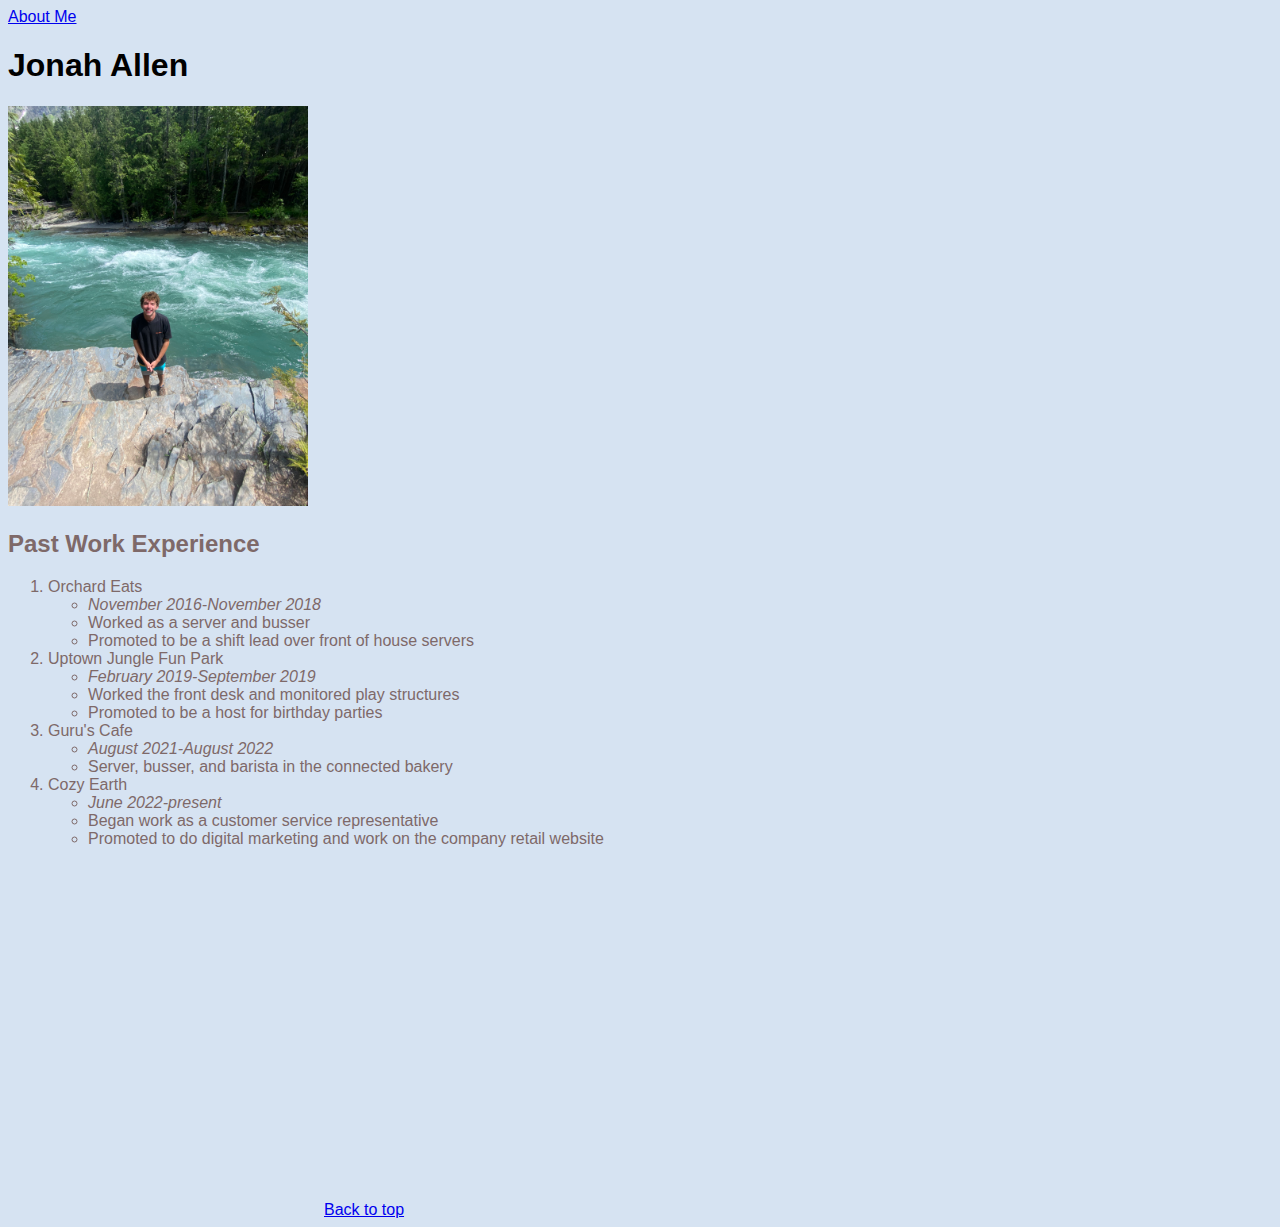
<file: fromscratchresume.html>
<!DOCTYPE html>
<html lang="en">
<head>
    <meta charset="UTF-8">
    <meta http-equiv="X-UA-Compatible" content="IE=edge">
    <meta name="viewport" content="width=, initial-scale=1.0">
    <title>From Scratch Resume</title>
    <link rel="stylesheet" href="style.css">
</head>
<body>
    <a href="index.html">About Me</a>
    <h1 id="anchor">Jonah Allen</h1>
    <div>
      <img
        height="400px"
        src="Montana.jpg"
        alt="Me in Montana"
        />
    </div>
    <div class="list">
        <h2>Past Work Experience</h2>
        <ol>
        <li>Orchard Eats</li>
            <ul>
                <div class="italics"><li>November 2016-November 2018</li></div>
                <li>Worked as a server and busser</li>
                <li>Promoted to be a shift lead over front of house servers</li>
            </ul>
        <li>Uptown Jungle Fun Park</li>
            <ul>
                <li class="italics">February 2019-September 2019</li>
                <li>Worked the front desk and monitored play structures</li>
                <li>Promoted to be a host for birthday parties</li>
            </ul>
        <li>Guru's Cafe</li>
            <ul>
                <li class="italics">August 2021-August 2022</li>
                <li>Server, busser, and barista in the connected bakery</li>
            </ul>
        <li>Cozy Earth</li>
            <ul>
                <li class="italics">June 2022-present</li>
                <li>Began work as a customer service representative</li>
                <li>Promoted to do digital marketing and work on the company retail website</li>
            </ul>
        </ol>
    </div>
    <iframe width="560" height="315" src="https://www.youtube.com/embed/WVw3-TS1Chk" title="YouTube video player" frameborder="0" allow="accelerometer; autoplay; clipboard-write; encrypted-media; gyroscope; picture-in-picture" allowfullscreen></iframe>
    <br>
    <div class='tableauPlaceholder' id='viz1670523983288' style='position: relative'><noscript><a href='https:&#47;&#47;www.tableau.com&#47;covid-19-coronavirus-data-resources'><img alt='COVID-19 Global View ' src='https:&#47;&#47;public.tableau.com&#47;static&#47;images&#47;4G&#47;4GTYYPNPR&#47;1_rss.png' style='border: none' /></a></noscript><object class='tableauViz'  style='display:none;'><param name='host_url' value='https%3A%2F%2Fpublic.tableau.com%2F' /> <param name='embed_code_version' value='3' /> <param name='path' value='shared&#47;4GTYYPNPR' /> <param name='toolbar' value='no' /><param name='static_image' value='https:&#47;&#47;public.tableau.com&#47;static&#47;images&#47;4G&#47;4GTYYPNPR&#47;1.png' /> <param name='animate_transition' value='yes' /><param name='display_static_image' value='yes' /><param name='display_spinner' value='yes' /><param name='display_overlay' value='yes' /><param name='display_count' value='yes' /><param name='language' value='en-US' /><param name='origin' value='viz_share_link' /><param name='tabs' value='n' /></object></div>                <script type='text/javascript'>                    var divElement = document.getElementById('viz1670523983288');                    var vizElement = divElement.getElementsByTagName('object')[0];                    if ( divElement.offsetWidth > 800 ) { vizElement.style.width='1400px';vizElement.style.height='750px';} else if ( divElement.offsetWidth > 500 ) { vizElement.style.width='1400px';vizElement.style.height='750px';} else { vizElement.style.width='100%';vizElement.style.height='700px';}                     var scriptElement = document.createElement('script');                    scriptElement.src = 'https://public.tableau.com/javascripts/api/viz_v1.js';                    vizElement.parentNode.insertBefore(scriptElement, vizElement);                </script>
    <br>
    <div class="link"><a href="#anchor">Back to top</a></div>
</body>
</html>
</file>
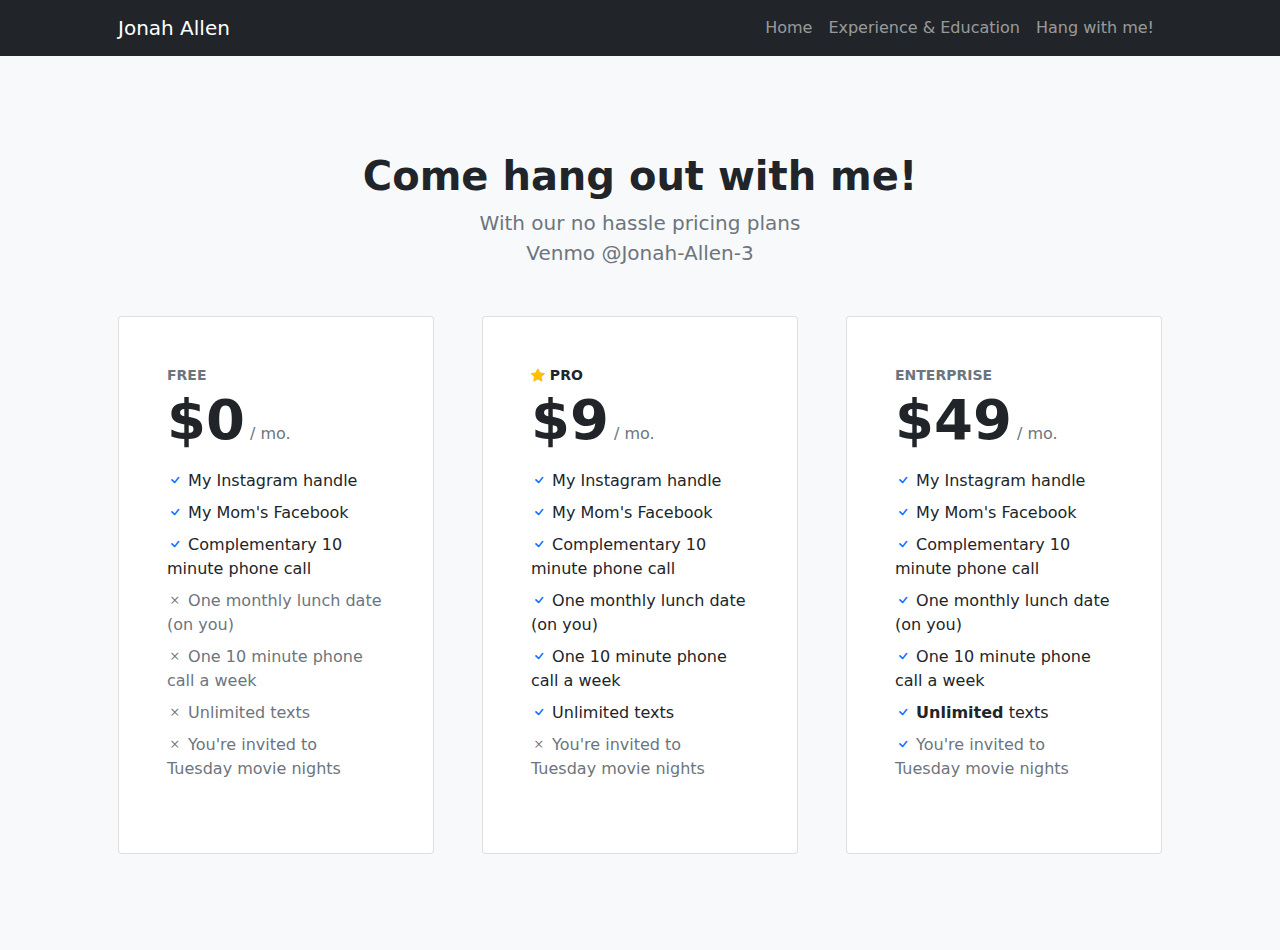
<file: pricing.html>
<!DOCTYPE html>
<html lang="en">
    <head>
        <meta charset="utf-8" />
        <meta name="viewport" content="width=device-width, initial-scale=1, shrink-to-fit=no" />
        <meta name="description" content="" />
        <meta name="author" content="" />
        <title>Modern Business - Start Bootstrap Template</title>
        <!-- Favicon-->
        <link rel="icon" type="image/x-icon" href="assets/favicon.ico" />
        <!-- Bootstrap icons-->
        <link href="https://cdn.jsdelivr.net/npm/bootstrap-icons@1.5.0/font/bootstrap-icons.css" rel="stylesheet" />
        <!-- Core theme CSS (includes Bootstrap)-->
        <link href="css/styles.css" rel="stylesheet" type="text/css"/>
    </head>
    <body class="d-flex flex-column">
        <main class="flex-shrink-0">
            <!-- Navigation-->
            <nav class="navbar navbar-expand-lg navbar-dark bg-dark">
                <div class="container px-5">
                    <a class="navbar-brand" href="index.html">Jonah Allen</a>
                    <button class="navbar-toggler" type="button" data-bs-toggle="collapse" data-bs-target="#navbarSupportedContent" aria-controls="navbarSupportedContent" aria-expanded="false" aria-label="Toggle navigation"><span class="navbar-toggler-icon"></span></button>
                    <div class="collapse navbar-collapse" id="navbarSupportedContent">
                        <ul class="navbar-nav ms-auto mb-2 mb-lg-0">
                            <li class="nav-item"><a class="nav-link" href="index.html">Home</a></li>
                            <li class="nav-item"><a class="nav-link" href="about.html">Experience & Education</a></li>
                            <!-- <li class="nav-item"><a class="nav-link" href="contact.html">Education</a></li> -->
                            <li class="nav-item"><a class="nav-link" href="pricing.html">Hang with me!</a></li>
                            <!-- <li class="nav-item"><a class="nav-link" href="faq.html">FAQ</a></li>
                            <li class="nav-item dropdown">
                                <a class="nav-link dropdown-toggle" id="navbarDropdownBlog" href="#" role="button" data-bs-toggle="dropdown" aria-expanded="false">Blog</a>
                                <ul class="dropdown-menu dropdown-menu-end" aria-labelledby="navbarDropdownBlog">
                                    <li><a class="dropdown-item" href="blog-home.html">Blog Home</a></li>
                                    <li><a class="dropdown-item" href="blog-post.html">Blog Post</a></li>
                                </ul>
                            </li>
                            <li class="nav-item dropdown">
                                <a class="nav-link dropdown-toggle" id="navbarDropdownPortfolio" href="#" role="button" data-bs-toggle="dropdown" aria-expanded="false">Portfolio</a>
                                <ul class="dropdown-menu dropdown-menu-end" aria-labelledby="navbarDropdownPortfolio">
                                    <li><a class="dropdown-item" href="portfolio-overview.html">Portfolio Overview</a></li>
                                    <li><a class="dropdown-item" href="portfolio-item.html">Portfolio Item</a></li>
                                </ul>
                            </li> -->
                        </ul>
                    </div>
                </div>
            </nav>
            <!-- Pricing section-->
            <section class="bg-light py-5">
                <div class="container px-5 my-5">
                    <div class="text-center mb-5">
                        <h1 class="fw-bolder">Come hang out with me!</h1>
                        <p class="lead fw-normal text-muted mb-0">With our no hassle pricing plans<br>Venmo @Jonah-Allen-3</p>
                    </div>
                    <div class="row gx-5 justify-content-center">
                        <!-- Pricing card free-->
                        <div class="col-lg-6 col-xl-4">
                            <div class="card mb-5 mb-xl-0">
                                <div class="card-body p-5">
                                    <div class="small text-uppercase fw-bold text-muted">Free</div>
                                    <div class="mb-3">
                                        <span class="display-4 fw-bold">$0</span>
                                        <span class="text-muted">/ mo.</span>
                                    </div>
                                    <ul class="list-unstyled mb-4">
                                        <!-- <li class="mb-2">
                                            <i class="bi bi-check text-primary"></i>
                                            <strong></strong>
                                        </li> -->
                                        <li class="mb-2">
                                            <i class="bi bi-check text-primary"></i>
                                            My Instagram handle
                                        </li>
                                        <li class="mb-2">
                                            <i class="bi bi-check text-primary"></i>
                                            My Mom's Facebook
                                        </li>
                                        <li class="mb-2">
                                            <i class="bi bi-check text-primary"></i>
                                            Complementary 10 minute phone call
                                        </li>
                                        <li class="mb-2 text-muted">
                                            <i class="bi bi-x"></i>
                                            One monthly lunch date (on you)
                                        </li>
                                        <li class="mb-2 text-muted">
                                            <i class="bi bi-x"></i>
                                            One 10 minute phone call a week
                                        </li>
                                        <li class="mb-2 text-muted">
                                            <i class="bi bi-x"></i>
                                            Unlimited texts
                                        </li>
                                        <li class="text-muted">
                                            <i class="bi bi-x"></i>
                                            You're invited to Tuesday movie nights
                                        </li>
                                    </ul>
                                    <!-- <div class="d-grid"><a class="btn btn-outline-primary" href="#!">Choose plan</a></div> -->
                                </div>
                            </div>
                        </div>
                        <!-- Pricing card pro-->
                        <div class="col-lg-6 col-xl-4">
                            <div class="card mb-5 mb-xl-0">
                                <div class="card-body p-5">
                                    <div class="small text-uppercase fw-bold">
                                        <i class="bi bi-star-fill text-warning"></i>
                                        Pro
                                    </div>
                                    <div class="mb-3">
                                        <span class="display-4 fw-bold">$9</span>
                                        <span class="text-muted">/ mo.</span>
                                    </div>
                                    <ul class="list-unstyled mb-4">
                                        <!-- <li class="mb-2">
                                            <i class="bi bi-check text-primary"></i>
                                            <strong>5 users</strong>
                                        </li> -->
                                        <li class="mb-2">
                                            <i class="bi bi-check text-primary"></i>
                                            My Instagram handle
                                        </li>
                                        <li class="mb-2">
                                            <i class="bi bi-check text-primary"></i>
                                            My Mom's Facebook
                                        </li>
                                        <li class="mb-2">
                                            <i class="bi bi-check text-primary"></i>
                                            Complementary 10 minute phone call
                                        </li>
                                        <li class="mb-2">
                                            <i class="bi bi-check text-primary"></i>
                                            One monthly lunch date (on you)
                                        </li>
                                        <li class="mb-2">
                                            <i class="bi bi-check text-primary"></i>
                                            One 10 minute phone call a week
                                        </li>
                                        <li class="mb-2">
                                            <i class="bi bi-check text-primary"></i>
                                            Unlimited texts
                                        </li>
                                        <li class="text-muted">
                                            <i class="bi bi-x"></i>
                                            You're invited to Tuesday movie nights
                                        </li>
                                    </ul>
                                    <!-- <div class="d-grid"><a class="btn btn-primary" href="#!">Choose plan</a></div> -->
                                </div>
                            </div>
                        </div>
                        <!-- Pricing card enterprise-->
                        <div class="col-lg-6 col-xl-4">
                            <div class="card">
                                <div class="card-body p-5">
                                    <div class="small text-uppercase fw-bold text-muted">Enterprise</div>
                                    <div class="mb-3">
                                        <span class="display-4 fw-bold">$49</span>
                                        <span class="text-muted">/ mo.</span>
                                    </div>
                                    <ul class="list-unstyled mb-4">
                                        <!-- <li class="mb-2">
                                            <i class="bi bi-check text-primary"></i>
                                            <strong>Unlimited users</strong>
                                        </li> -->
                                        <li class="mb-2">
                                            <i class="bi bi-check text-primary"></i>
                                            My Instagram handle
                                        </li>
                                        <li class="mb-2">
                                            <i class="bi bi-check text-primary"></i>
                                            My Mom's Facebook
                                        </li>
                                        <li class="mb-2">
                                            <i class="bi bi-check text-primary"></i>
                                            Complementary 10 minute phone call
                                        </li>
                                        <li class="mb-2">
                                            <i class="bi bi-check text-primary"></i>
                                            One monthly lunch date (on you)
                                        </li>
                                        <li class="mb-2">
                                            <i class="bi bi-check text-primary"></i>
                                            One 10 minute phone call a week
                                        </li>
                                        <li class="mb-2">
                                            <i class="bi bi-check text-primary"></i>
                                            <strong>Unlimited</strong>
                                            texts
                                        </li>
                                        <li class="text-muted">
                                            <i class="bi bi-check text-primary"></i>
                                            You're invited to Tuesday movie nights
                                        </li>
                                    </ul>
                                    <!-- <div class="d-grid"><a class="btn btn-outline-primary" href="#!">Choose plan</a></div> -->
                                </div>
                            </div>
                        </div>
                    </div>
                </div>
            </section>
        </main>
        <!-- Footer-->
        <!-- <footer class="bg-dark py-4 mt-auto">
            <div class="container px-5">
                <div class="row align-items-center justify-content-between flex-column flex-sm-row">
                    <div class="col-auto"><div class="small m-0 text-white">Copyright &copy; Your Website 2022</div></div>
                    <div class="col-auto">
                        <a class="link-light small" href="#!">Privacy</a>
                        <span class="text-white mx-1">&middot;</span>
                        <a class="link-light small" href="#!">Terms</a>
                        <span class="text-white mx-1">&middot;</span>
                        <a class="link-light small" href="#!">Contact</a>
                    </div>
                </div>
            </div>
        </footer> -->
        <!-- Bootstrap core JS-->
        <script src="https://cdn.jsdelivr.net/npm/bootstrap@5.1.3/dist/js/bootstrap.bundle.min.js"></script>
        <!-- Core theme JS-->
        <script src="js/scripts.js"></script>
    </body>
</html>
</file>
<file: style.css>
body {
    background-color: rgba(120, 163, 212, 0.3);
    font-family: 'Lucida Sans', 'Lucida Sans Regular', 'Lucida Grande', 'Lucida Sans Unicode', Geneva, Verdana, sans-serif;
}
.italics{
    font-style: italic;
}
.list{
    color: rgb(126, 105, 105); 
}
.link{
    margin: auto;
    width: 50%;
}
</file>
